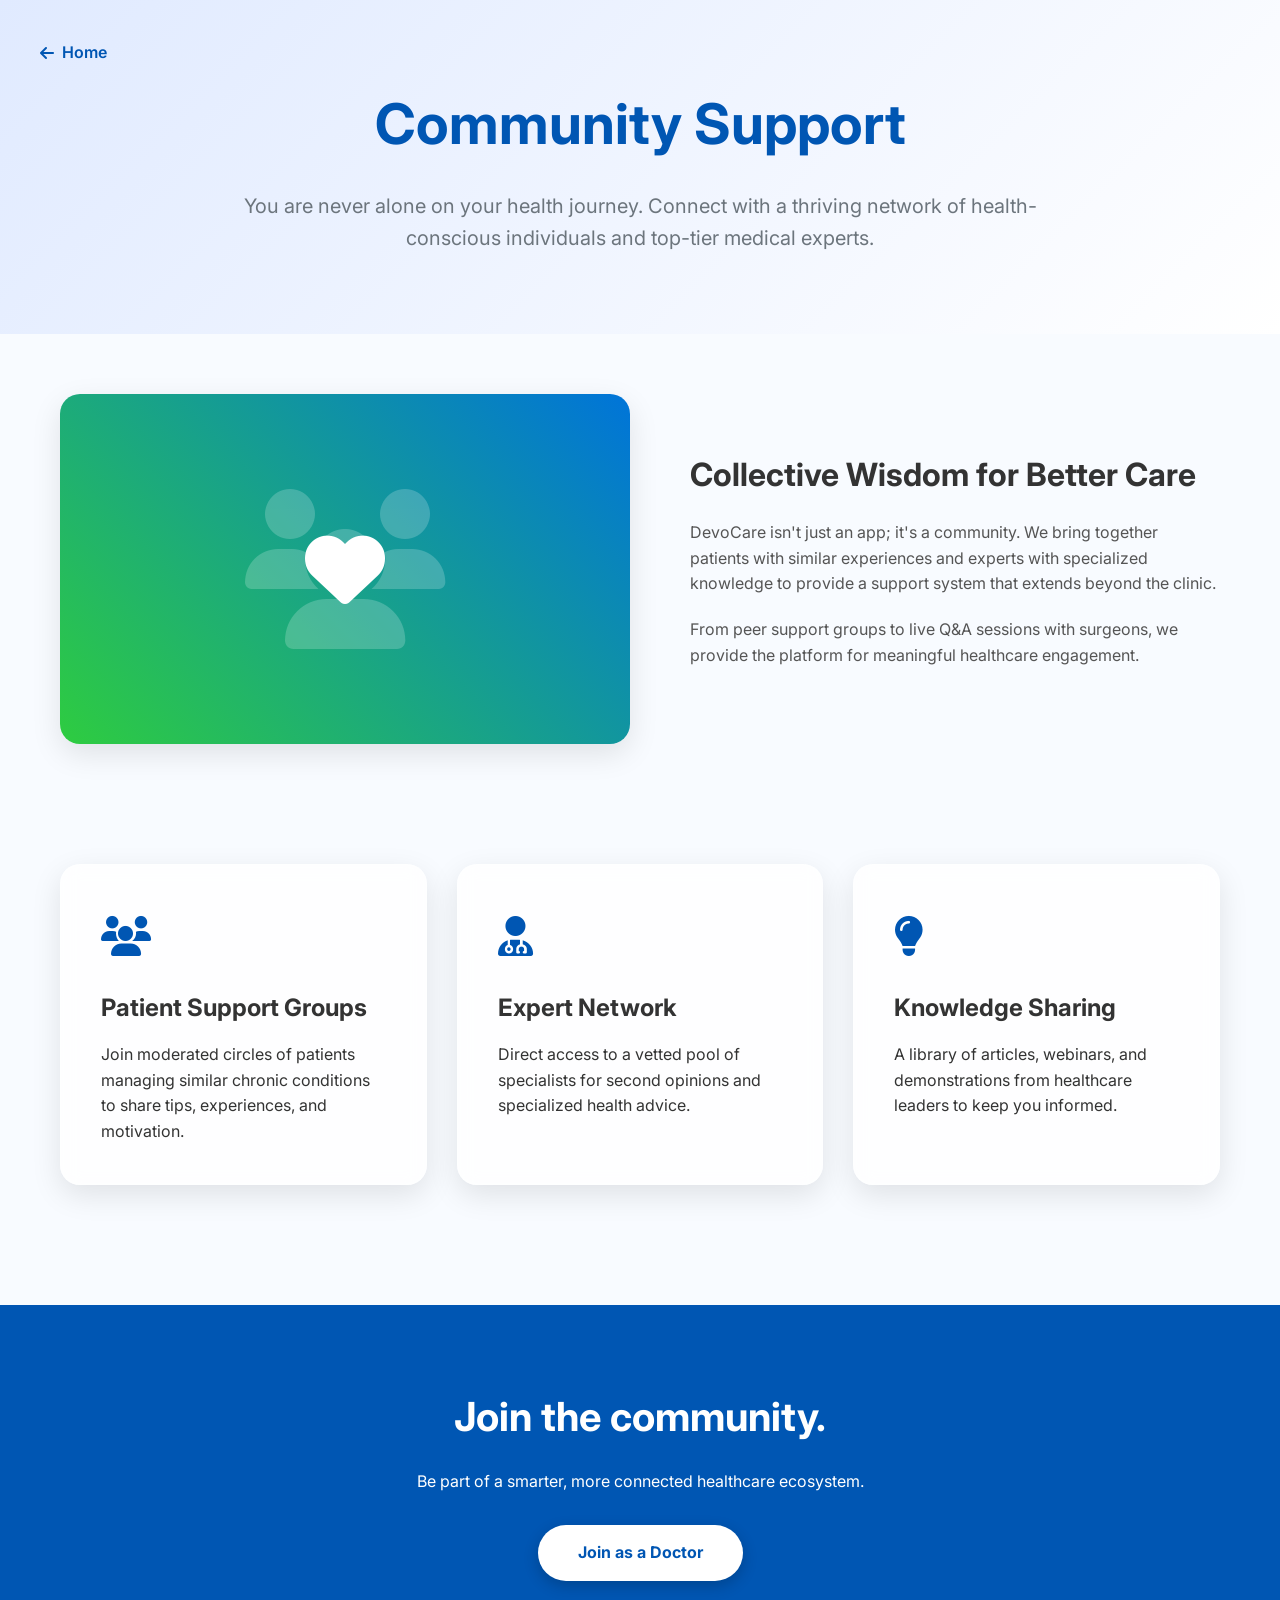
<file: features/community-support.html>
<!DOCTYPE html>
<html lang="en">

<head>
    <meta charset="UTF-8">
    <meta name="viewport" content="width=device-width, initial-scale=1.0">
    <title>Community Support | DevoCare</title>
    <link rel="stylesheet" href="../css/features.css">
    <link rel="stylesheet" href="https://cdnjs.cloudflare.com/ajax/libs/font-awesome/6.4.0/css/all.min.css">
    <link href="https://fonts.googleapis.com/css2?family=Inter:wght@400;500;600;700&display=swap" rel="stylesheet">
</head>

<body>

    <header class="feature-header">
        <a href="../index.html" class="back-link"><i class="fas fa-arrow-left"></i> Home</a>
        <div class="container">
            <h1 class="feature-title">Community Support</h1>
            <p class="feature-subtitle">You are never alone on your health journey. Connect with a thriving network of
                health-conscious individuals and top-tier medical experts.</p>
        </div>
    </header>

    <main class="container">
        <section class="feature-hero">
            <div class="hero-graphic"
                style="background: linear-gradient(45deg, #2ECC40, #0074D9); height: 350px; display: flex; align-items: center; justify-content: center; color: white;">
                <div style="position: relative;">
                    <i class="fas fa-users" style="font-size: 10rem; opacity: 0.2;"></i>
                    <i class="fas fa-heart"
                        style="font-size: 5rem; position: absolute; top: 50%; left: 50%; transform: translate(-50%, -50%);"></i>
                </div>
            </div>
            <div class="hero-text">
                <h3>Collective Wisdom for Better Care</h3>
                <p>DevoCare isn't just an app; it's a community. We bring together patients with similar experiences and
                    experts with specialized knowledge to provide a support system that extends beyond the clinic.</p>
                <p>From peer support groups to live Q&A sessions with surgeons, we provide the platform for meaningful
                    healthcare engagement.</p>
            </div>
        </section>

        <section class="detail-grid">
            <div class="detail-card">
                <div class="detail-icon"><i class="fas fa-users"></i></div>
                <h4>Patient Support Groups</h4>
                <p>Join moderated circles of patients managing similar chronic conditions to share tips, experiences,
                    and motivation.</p>
            </div>
            <div class="detail-card">
                <div class="detail-icon"><i class="fas fa-user-md"></i></div>
                <h4>Expert Network</h4>
                <p>Direct access to a vetted pool of specialists for second opinions and specialized health advice.</p>
            </div>
            <div class="detail-card">
                <div class="detail-icon"><i class="fas fa-lightbulb"></i></div>
                <h4>Knowledge Sharing</h4>
                <p>A library of articles, webinars, and demonstrations from healthcare leaders to keep you informed.</p>
            </div>
        </section>
    </main>

    <section class="feature-cta">
        <div class="container">
            <h2>Join the community.</h2>
            <p>Be part of a smarter, more connected healthcare ecosystem.</p>
            <a href="../index.html#professionals" class="cta-button">Join as a Doctor</a>
        </div>
    </section>

</body>

</html>
</file>
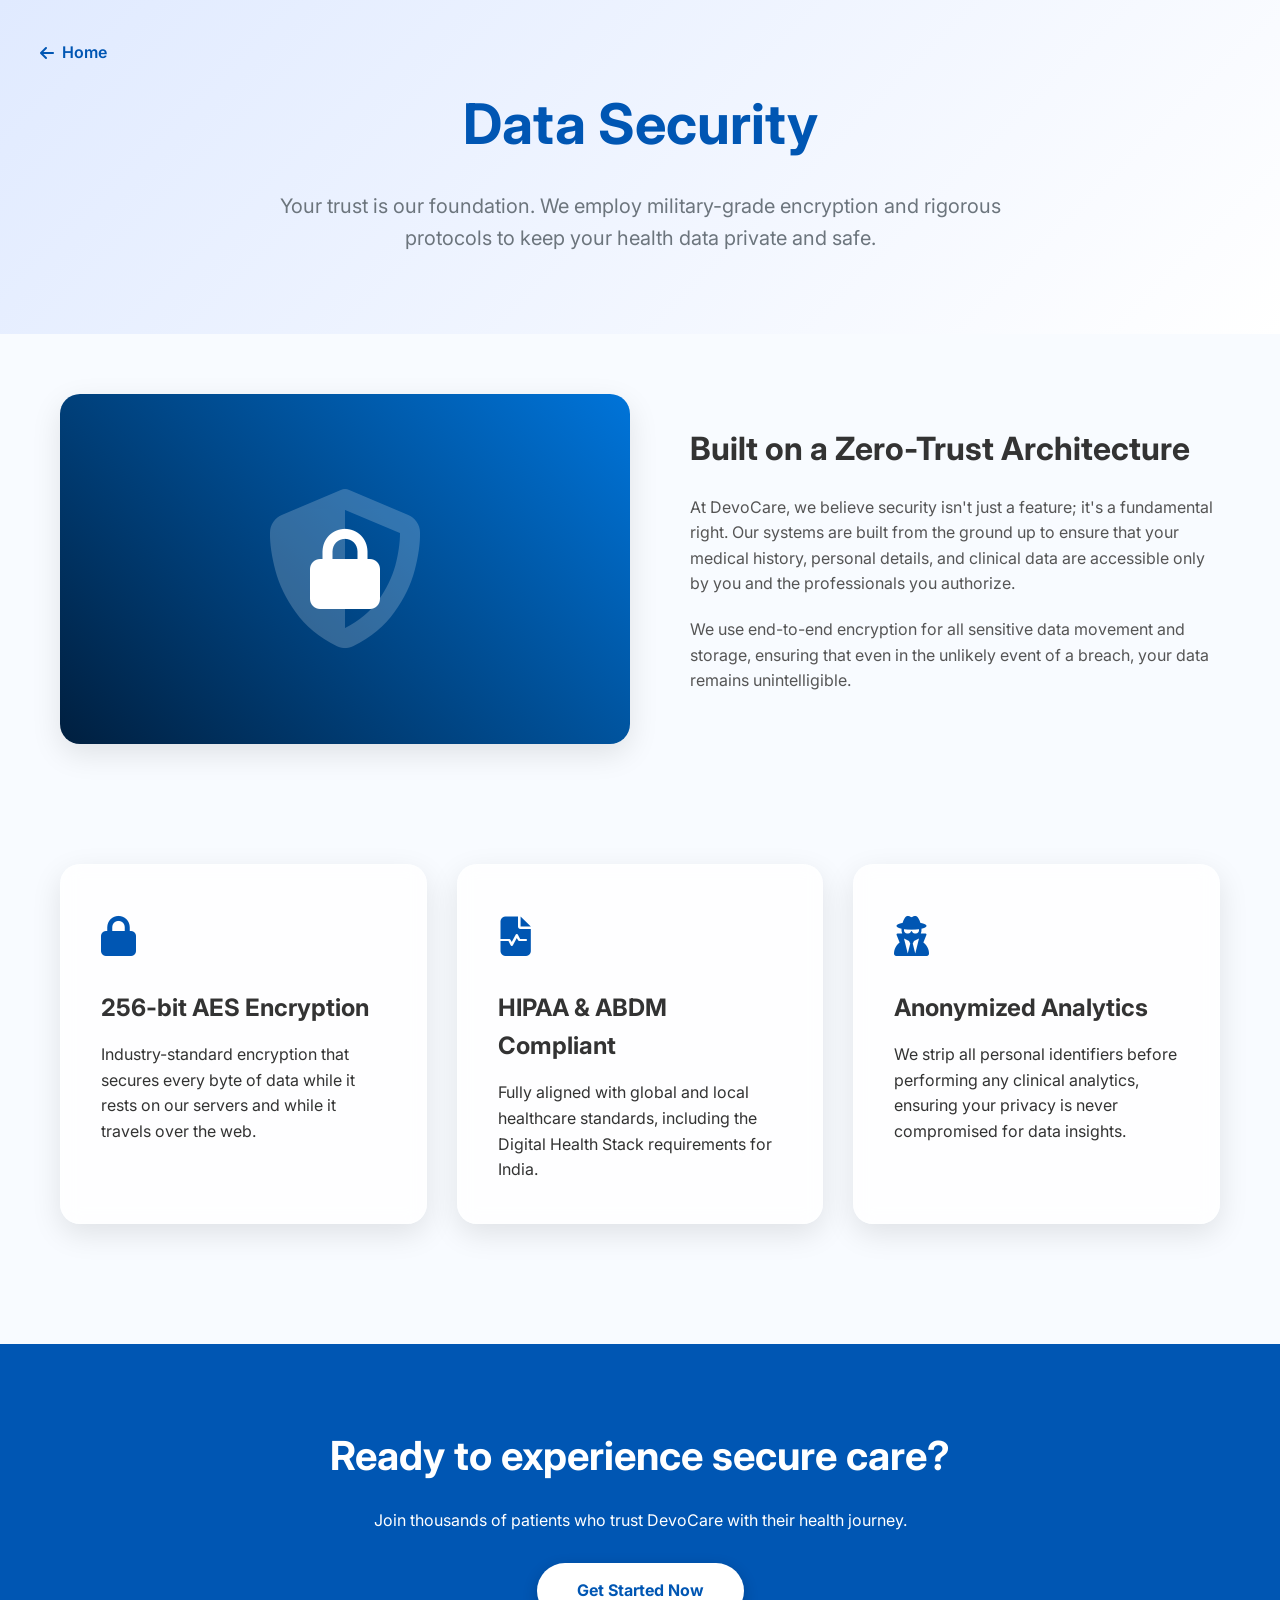
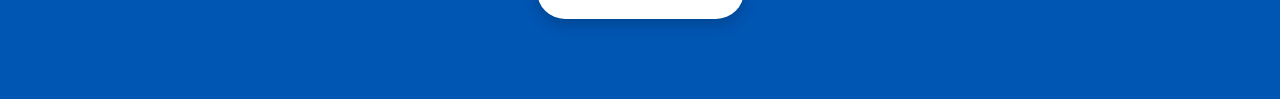
<file: features/data-security.html>
<!DOCTYPE html>
<html lang="en">

<head>
    <meta charset="UTF-8">
    <meta name="viewport" content="width=device-width, initial-scale=1.0">
    <title>Data Security | DevoCare</title>
    <link rel="stylesheet" href="../css/features.css">
    <link rel="stylesheet" href="https://cdnjs.cloudflare.com/ajax/libs/font-awesome/6.4.0/css/all.min.css">
    <link href="https://fonts.googleapis.com/css2?family=Inter:wght@400;500;600;700&display=swap" rel="stylesheet">
</head>

<body>

    <header class="feature-header">
        <a href="../index.html" class="back-link"><i class="fas fa-arrow-left"></i> Home</a>
        <div class="container">
            <h1 class="feature-title">Data Security</h1>
            <p class="feature-subtitle">Your trust is our foundation. We employ military-grade encryption and rigorous
                protocols to keep your health data private and safe.</p>
        </div>
    </header>

    <main class="container">
        <section class="feature-hero">
            <div class="hero-graphic"
                style="background: linear-gradient(45deg, #001f3f, #0074D9); height: 350px; display: flex; align-items: center; justify-content: center; color: white;">
                <div style="position: relative;">
                    <i class="fas fa-shield-alt" style="font-size: 10rem; opacity: 0.2;"></i>
                    <i class="fas fa-lock"
                        style="font-size: 5rem; position: absolute; top: 50%; left: 50%; transform: translate(-50%, -50%);"></i>
                </div>
            </div>
            <div class="hero-text">
                <h3>Built on a Zero-Trust Architecture</h3>
                <p>At DevoCare, we believe security isn't just a feature; it's a fundamental right. Our systems are
                    built from the ground up to ensure that your medical history, personal details, and clinical data
                    are accessible only by you and the professionals you authorize.</p>
                <p>We use end-to-end encryption for all sensitive data movement and storage, ensuring that even in the
                    unlikely event of a breach, your data remains unintelligible.</p>
            </div>
        </section>

        <section class="detail-grid">
            <div class="detail-card">
                <div class="detail-icon"><i class="fas fa-lock"></i></div>
                <h4>256-bit AES Encryption</h4>
                <p>Industry-standard encryption that secures every byte of data while it rests on our servers and while
                    it travels over the web.</p>
            </div>
            <div class="detail-card">
                <div class="detail-icon"><i class="fas fa-file-medical-alt"></i></div>
                <h4>HIPAA & ABDM Compliant</h4>
                <p>Fully aligned with global and local healthcare standards, including the Digital Health Stack
                    requirements for India.</p>
            </div>
            <div class="detail-card">
                <div class="detail-icon"><i class="fas fa-user-secret"></i></div>
                <h4>Anonymized Analytics</h4>
                <p>We strip all personal identifiers before performing any clinical analytics, ensuring your privacy is
                    never compromised for data insights.</p>
            </div>
        </section>
    </main>

    <section class="feature-cta">
        <div class="container">
            <h2>Ready to experience secure care?</h2>
            <p>Join thousands of patients who trust DevoCare with their health journey.</p>
            <a href="../index.html#individuals" class="cta-button">Get Started Now</a>
        </div>
    </section>

</body>

</html>
</file>
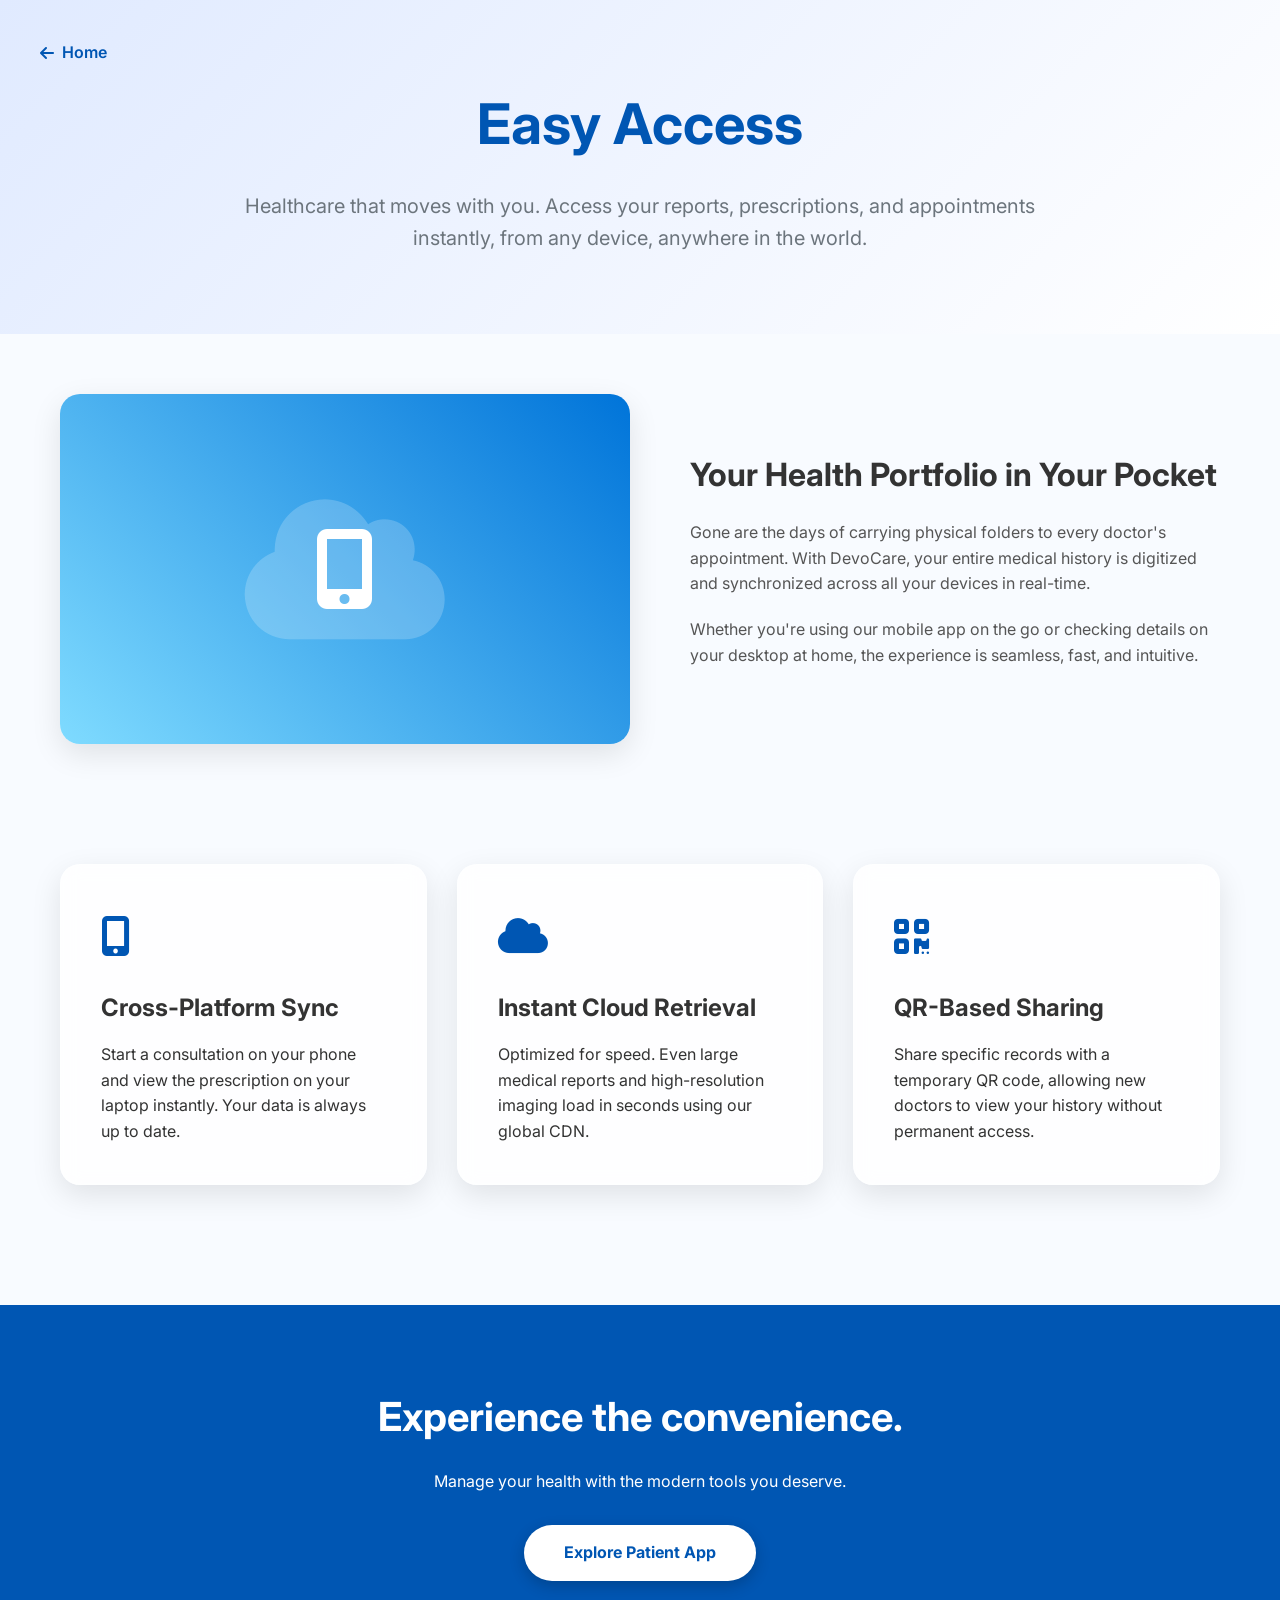
<file: features/easy-access.html>
<!DOCTYPE html>
<html lang="en">

<head>
    <meta charset="UTF-8">
    <meta name="viewport" content="width=device-width, initial-scale=1.0">
    <title>Easy Access | DevoCare</title>
    <link rel="stylesheet" href="../css/features.css">
    <link rel="stylesheet" href="https://cdnjs.cloudflare.com/ajax/libs/font-awesome/6.4.0/css/all.min.css">
    <link href="https://fonts.googleapis.com/css2?family=Inter:wght@400;500;600;700&display=swap" rel="stylesheet">
</head>

<body>

    <header class="feature-header">
        <a href="../index.html" class="back-link"><i class="fas fa-arrow-left"></i> Home</a>
        <div class="container">
            <h1 class="feature-title">Easy Access</h1>
            <p class="feature-subtitle">Healthcare that moves with you. Access your reports, prescriptions, and
                appointments instantly, from any device, anywhere in the world.</p>
        </div>
    </header>

    <main class="container">
        <section class="feature-hero">
            <div class="hero-graphic"
                style="background: linear-gradient(45deg, #7FDBFF, #0074D9); height: 350px; display: flex; align-items: center; justify-content: center; color: white;">
                <div style="position: relative;">
                    <i class="fas fa-cloud" style="font-size: 10rem; opacity: 0.2;"></i>
                    <i class="fas fa-mobile-alt"
                        style="font-size: 5rem; position: absolute; top: 50%; left: 50%; transform: translate(-50%, -50%);"></i>
                </div>
            </div>
            <div class="hero-text">
                <h3>Your Health Portfolio in Your Pocket</h3>
                <p>Gone are the days of carrying physical folders to every doctor's appointment. With DevoCare, your
                    entire medical history is digitized and synchronized across all your devices in real-time.</p>
                <p>Whether you're using our mobile app on the go or checking details on your desktop at home, the
                    experience is seamless, fast, and intuitive.</p>
            </div>
        </section>

        <section class="detail-grid">
            <div class="detail-card">
                <div class="detail-icon"><i class="fas fa-mobile-alt"></i></div>
                <h4>Cross-Platform Sync</h4>
                <p>Start a consultation on your phone and view the prescription on your laptop instantly. Your data is
                    always up to date.</p>
            </div>
            <div class="detail-card">
                <div class="detail-icon"><i class="fas fa-cloud"></i></div>
                <h4>Instant Cloud Retrieval</h4>
                <p>Optimized for speed. Even large medical reports and high-resolution imaging load in seconds using our
                    global CDN.</p>
            </div>
            <div class="detail-card">
                <div class="detail-icon"><i class="fas fa-qrcode"></i></div>
                <h4>QR-Based Sharing</h4>
                <p>Share specific records with a temporary QR code, allowing new doctors to view your history without
                    permanent access.</p>
            </div>
        </section>
    </main>

    <section class="feature-cta">
        <div class="container">
            <h2>Experience the convenience.</h2>
            <p>Manage your health with the modern tools you deserve.</p>
            <a href="../index.html#individuals" class="cta-button">Explore Patient App</a>
        </div>
    </section>

</body>

</html>
</file>
<file: css/features.css>
/* Feature Detail Pages Stylesheet */
:root {
    --color-primary: #0056b3;
    --color-secondary: #6c757d;
    --color-bg-light: #f8fbff;
    --color-text-dark: #333;
    --color-accent: #28a745;
    --shadow-premium: 0 10px 30px rgba(0, 0, 0, 0.1);
    --glass-bg: rgba(255, 255, 255, 0.8);
    --glass-border: rgba(255, 255, 255, 0.3);
}

* {
    margin: 0;
    padding: 0;
    box-sizing: border-box;
}

body {
    font-family: 'Inter', sans-serif;
    color: var(--color-text-dark);
    line-height: 1.6;
    background-color: var(--color-bg-light);
    overflow-x: hidden;
}

.container {
    max-width: 1200px;
    margin: 0 auto;
    padding: 0 20px;
}

/* Header Styles */
.feature-header {
    padding: 80px 0;
    background: linear-gradient(135deg, #e0eaff 0%, #ffffff 100%);
    text-align: center;
    position: relative;
}

.back-link {
    position: absolute;
    top: 40px;
    left: 40px;
    text-decoration: none;
    color: var(--color-primary);
    font-weight: 600;
    display: flex;
    align-items: center;
    gap: 8px;
    transition: transform 0.3s ease;
}

.back-link:hover {
    transform: translateX(-5px);
}

.feature-title {
    font-size: 3.5rem;
    margin-bottom: 20px;
    color: var(--color-primary);
}

.feature-subtitle {
    font-size: 1.25rem;
    color: var(--color-secondary);
    max-width: 800px;
    margin: 0 auto;
}

/* Hero Section */
.feature-hero {
    display: flex;
    align-items: center;
    gap: 60px;
    padding: 60px 0;
}

.hero-graphic {
    flex: 1;
    background: white;
    border-radius: 20px;
    padding: 20px;
    box-shadow: var(--shadow-premium);
    overflow: hidden;
    max-width: 600px;
}

.hero-graphic img {
    width: 100%;
    height: auto;
    border-radius: 10px;
    display: block;
}

.hero-text {
    flex: 1;
}

.hero-text h3 {
    font-size: 2rem;
    margin-bottom: 20px;
}

.hero-text p {
    margin-bottom: 20px;
    color: #555;
}

/* Detail Grid */
.detail-grid {
    display: grid;
    grid-template-columns: repeat(auto-fit, minmax(300px, 1fr));
    gap: 30px;
    padding: 60px 0;
}

.detail-card {
    background: var(--glass-bg);
    backdrop-filter: blur(10px);
    -webkit-backdrop-filter: blur(10px);
    border: 1px solid var(--glass-border);
    padding: 40px;
    border-radius: 20px;
    box-shadow: var(--shadow-premium);
    transition: transform 0.3s ease;
}

.detail-card:hover {
    transform: translateY(-10px);
}

.detail-icon {
    font-size: 2.5rem;
    color: var(--color-primary);
    margin-bottom: 20px;
}

.detail-card h4 {
    font-size: 1.5rem;
    margin-bottom: 15px;
}

/* Call to Action */
.feature-cta {
    background-color: var(--color-primary);
    color: white;
    padding: 80px 0;
    text-align: center;
    margin-top: 60px;
}

.feature-cta h2 {
    font-size: 2.5rem;
    margin-bottom: 20px;
}

.cta-button {
    display: inline-block;
    background-color: white;
    color: var(--color-primary);
    padding: 15px 40px;
    border-radius: 30px;
    text-decoration: none;
    font-weight: 700;
    margin-top: 30px;
    box-shadow: 0 5px 15px rgba(0, 0, 0, 0.2);
    transition: all 0.3s ease;
}

.cta-button:hover {
    transform: scale(1.05);
    box-shadow: 0 8px 20px rgba(0, 0, 0, 0.3);
}

/* Responsive */
@media (max-width: 968px) {
    .feature-hero {
        flex-direction: column;
        text-align: center;
    }

    .feature-title {
        font-size: 2.5rem;
    }
}
</file>
